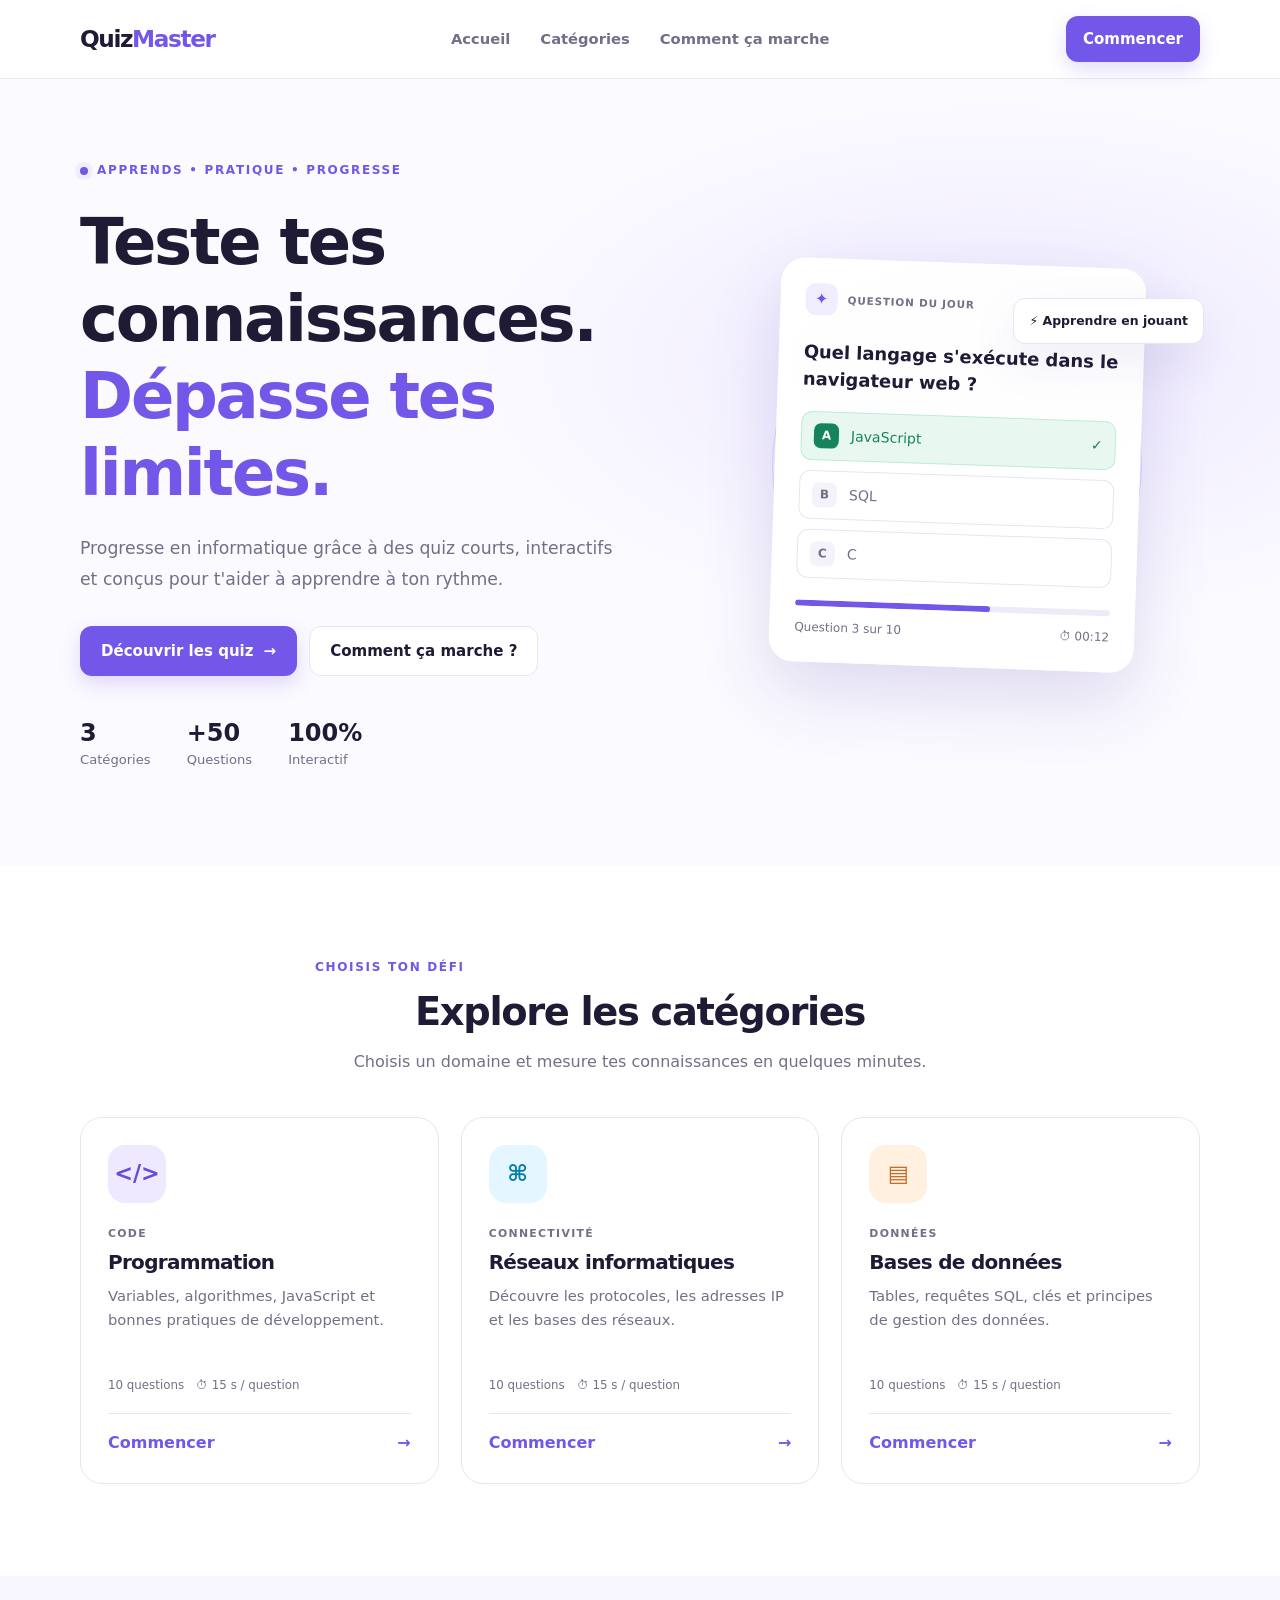
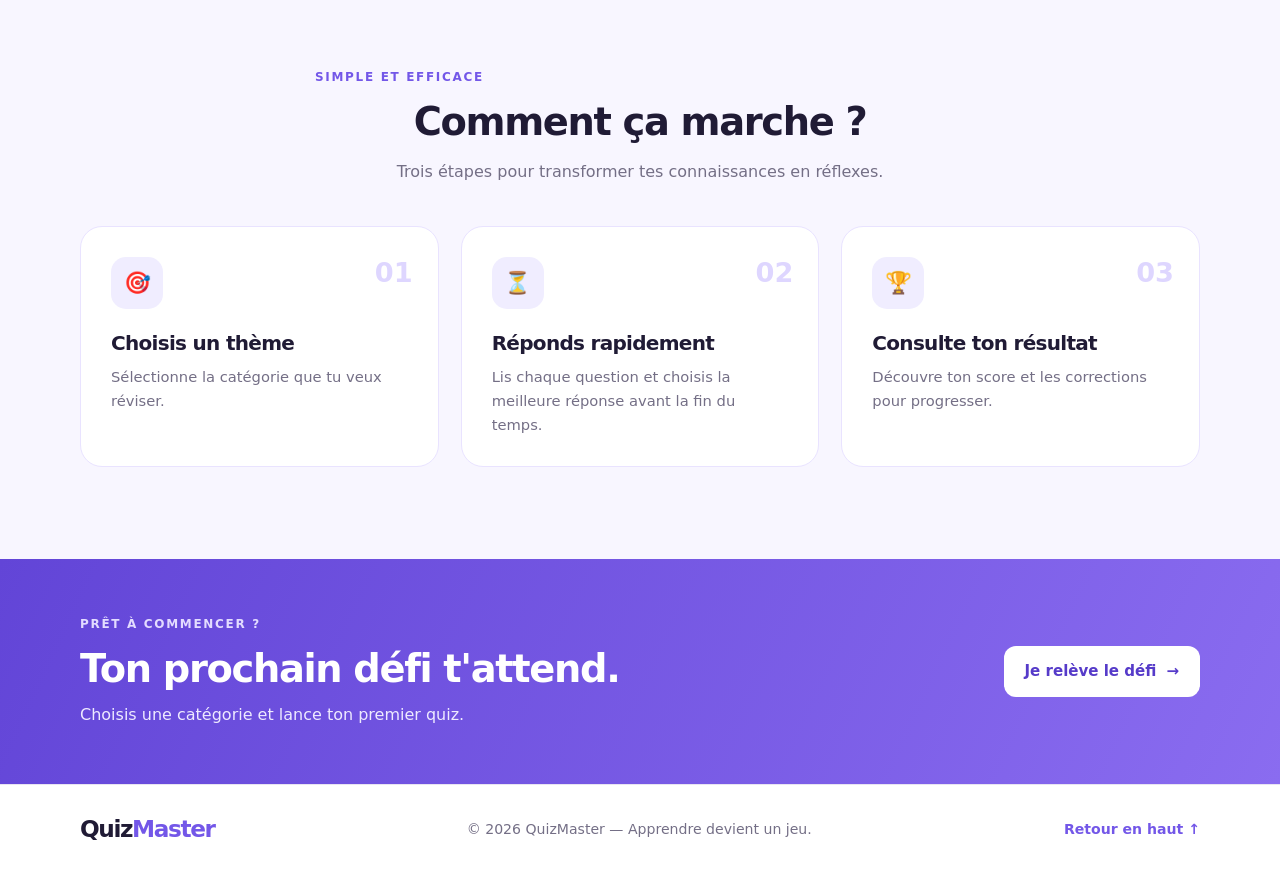
<file: index.html>
<!DOCTYPE html>
<html lang="fr">
<head>
  <meta charset="UTF-8">
  <meta name="viewport" content="width=device-width, initial-scale=1.0">
  <meta name="description" content="QuizMaster : teste tes connaissances en programmation, réseaux informatiques et bases de données.">
  <title>QuizMaster | Apprends en jouant</title>
  <link rel="stylesheet" href="css/base.css">
  <link rel="stylesheet" href="css/layout.css">
  <link rel="stylesheet" href="css/components.css">
  <link rel="stylesheet" href="css/home.css">
</head>
<body>
  <header class="site-header">
    <div class="container navbar">
      <a class="logo" href="index.html" aria-label="QuizMaster, accueil">Quiz<span class="logo-accent">Master</span></a>
      <nav class="main-nav" aria-label="Navigation principale">
        <a href="#accueil">Accueil</a>
        <a href="#categories">Catégories</a>
        <a href="#fonctionnement">Comment ça marche</a>
      </nav>
      <a class="button button-primary header-button" href="#categories">Commencer</a>
    </div>
  </header>
  <main>
    <section class="hero section" id="accueil">
      <div class="container hero-grid">
        <div class="hero-content">
          <p class="eyebrow"><span class="eyebrow-dot"></span> APPRENDS • PRATIQUE • PROGRESSE</p>
          <h1>Teste tes connaissances.<br><span class="text-gradient">Dépasse tes limites.</span></h1>
          <p class="hero-description">Progresse en informatique grâce à des quiz courts, interactifs et conçus pour t'aider à apprendre à ton rythme.</p>
          <div class="hero-actions">
            <a class="button button-primary" href="#categories">Découvrir les quiz <span aria-hidden="true">→</span></a>
            <a class="button button-secondary" href="#fonctionnement">Comment ça marche ?</a>
          </div>
          <div class="hero-stats" aria-label="Informations sur les quiz">
            <div><strong>3</strong><span>Catégories</span></div>
            <div><strong>+50</strong><span>Questions</span></div>
            <div><strong>100%</strong><span>Interactif</span></div>
          </div>
        </div>
        <div class="hero-visual" aria-label="Illustration d'un quiz informatique">
          <div class="orbit orbit-one"></div><div class="orbit orbit-two"></div>
          <div class="quiz-preview-card">
            <div class="preview-top"><span class="preview-icon">✦</span><span class="preview-label">QUESTION DU JOUR</span><span class="preview-dots">•••</span></div>
            <p class="preview-question">Quel langage s'exécute dans le navigateur web ?</p>
            <div class="preview-answer correct"><span>A</span> JavaScript <b>✓</b></div>
            <div class="preview-answer"><span>B</span> SQL</div>
            <div class="preview-answer"><span>C</span> C</div>
            <div class="preview-progress"><span></span></div>
            <div class="preview-footer"><span>Question 3 sur 10</span><span>⏱ 00:12</span></div>
          </div>
          <div class="floating-badge badge-top">⚡ Apprendre en jouant</div>
        </div>
      </div>
    </section>

    <section class="section categories-section" id="categories">
      <div class="container">
        <div class="section-heading">
          <p class="eyebrow">CHOISIS TON DÉFI</p>
          <h2>Explore les catégories</h2>
          <p>Choisis un domaine et mesure tes connaissances en quelques minutes.</p>
        </div>
        <div class="category-grid">
          <article class="category-card">
            <div class="category-icon icon-programming" aria-hidden="true">&lt;/&gt;</div>
            <span class="category-tag">CODE</span>
            <h3>Programmation</h3>
            <p>Variables, algorithmes, JavaScript et bonnes pratiques de développement.</p>
            <div class="category-meta"><span>10 questions</span><span>⏱ 15 s / question</span></div>
            <a href="pages/quiz.html?category=programming" class="category-link">Commencer <span aria-hidden="true">→</span></a>
          </article>
          <article class="category-card">
            <div class="category-icon icon-networks" aria-hidden="true">⌘</div>
            <span class="category-tag">CONNECTIVITÉ</span>
            <h3>Réseaux informatiques</h3>
            <p>Découvre les protocoles, les adresses IP et les bases des réseaux.</p>
            <div class="category-meta"><span>10 questions</span><span>⏱ 15 s / question</span></div>
            <a href="pages/quiz.html?category=networks" class="category-link">Commencer <span aria-hidden="true">→</span></a>
          </article>
          <article class="category-card">
            <div class="category-icon icon-databases" aria-hidden="true">▤</div>
            <span class="category-tag">DONNÉES</span>
            <h3>Bases de données</h3>
            <p>Tables, requêtes SQL, clés et principes de gestion des données.</p>
            <div class="category-meta"><span>10 questions</span><span>⏱ 15 s / question</span></div>
            <a href="pages/quiz.html?category=databases" class="category-link">Commencer <span aria-hidden="true">→</span></a>
          </article>
        </div>
      </div>
    </section>

    <section class="section how-section" id="fonctionnement">
      <div class="container">
        <div class="section-heading">
          <p class="eyebrow">SIMPLE ET EFFICACE</p>
          <h2>Comment ça marche ?</h2>
          <p>Trois étapes pour transformer tes connaissances en réflexes.</p>
        </div>
        <div class="steps-grid">
          <article class="step-card"><span class="step-number">01</span><div class="step-icon">🎯</div><h3>Choisis un thème</h3><p>Sélectionne la catégorie que tu veux réviser.</p></article>
          <article class="step-card"><span class="step-number">02</span><div class="step-icon">⏳</div><h3>Réponds rapidement</h3><p>Lis chaque question et choisis la meilleure réponse avant la fin du temps.</p></article>
          <article class="step-card"><span class="step-number">03</span><div class="step-icon">🏆</div><h3>Consulte ton résultat</h3><p>Découvre ton score et les corrections pour progresser.</p></article>
        </div>
      </div>
    </section>
    <section class="cta-section">
      <div class="container cta-inner"><div><p class="eyebrow">PRÊT À COMMENCER ?</p><h2>Ton prochain défi t'attend.</h2><p>Choisis une catégorie et lance ton premier quiz.</p></div><a class="button button-light" href="#categories">Je relève le défi <span aria-hidden="true">→</span></a></div>
    </section>
  </main>
  <footer class="site-footer">
    <div class="container footer-inner"><a class="logo" href="index.html">Quiz<span class="logo-accent">Master</span></a><p>© 2026 QuizMaster — Apprendre devient un jeu.</p><a href="#accueil">Retour en haut ↑</a></div>
  </footer>
</body>
</html>
</file>
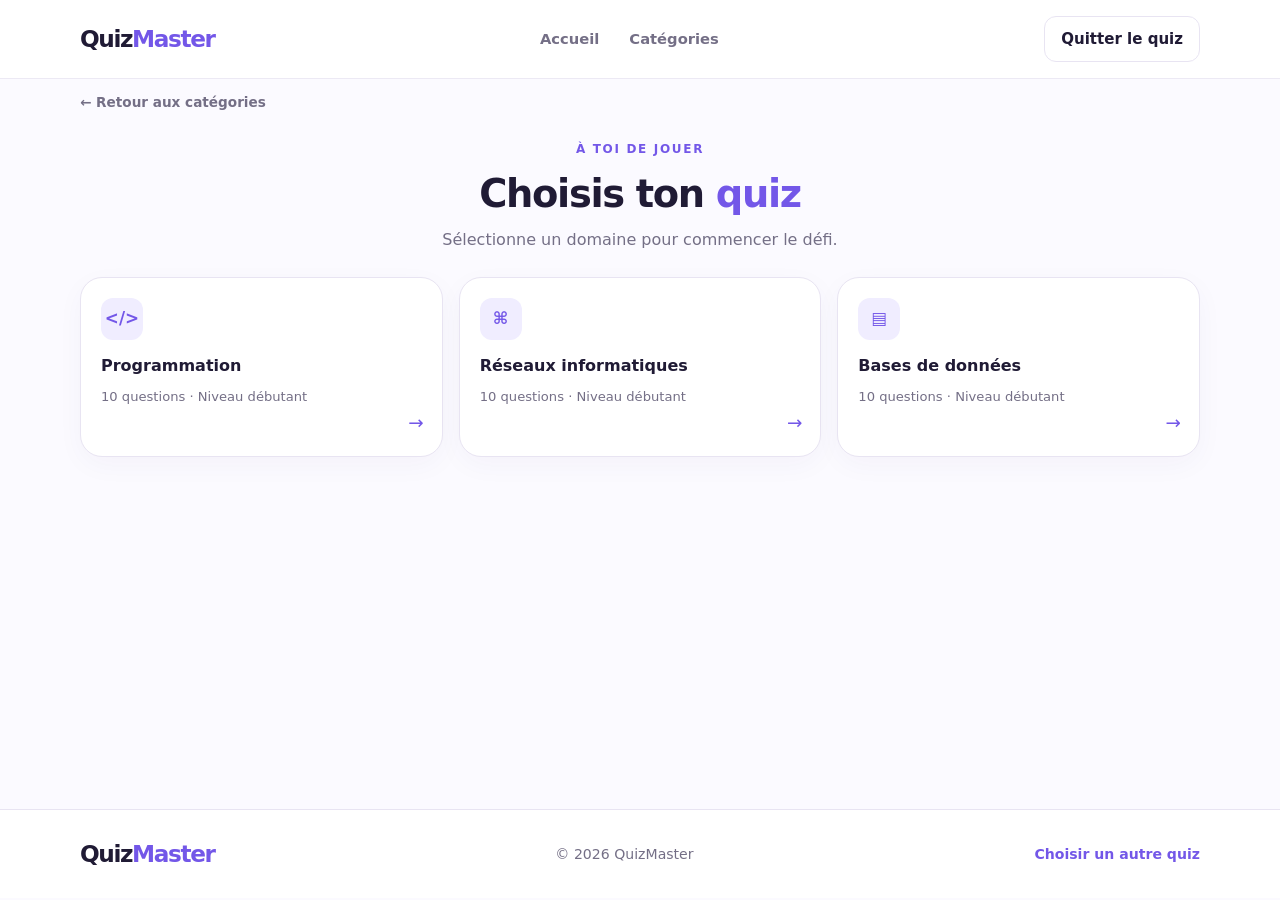
<file: pages/quiz.html>
<!DOCTYPE html>
<html lang="fr">
<head>
  <meta charset="UTF-8">
  <meta name="viewport" content="width=device-width, initial-scale=1.0">
  <meta name="description" content="Joue à un quiz informatique sur QuizMaster.">
  <title>Quiz interactif | QuizMaster</title>
  <link rel="stylesheet" href="../css/base.css">
  <link rel="stylesheet" href="../css/layout.css">
  <link rel="stylesheet" href="../css/components.css">
  <link rel="stylesheet" href="../css/quiz.css">
 <script src="../data/questions.js" defer></script>
<script type="module" src="../js/quiz.js"></script>
</head>
<body class="quiz-page">
  <header class="site-header">
    <div class="container navbar">
      <a class="logo" href="../index.html" aria-label="QuizMaster, accueil">Quiz<span class="logo-accent">Master</span></a>
      <nav class="main-nav" aria-label="Navigation principale"><a href="../index.html#accueil">Accueil</a><a href="../index.html#categories">Catégories</a></nav>
      <a class="button button-secondary header-button" href="../index.html#categories">Quitter le quiz</a>
    </div>
  </header>
  <main class="quiz-main container">
    <a class="back-link" href="../index.html#categories">← Retour aux catégories</a>
    <section class="quiz-screen category-screen" id="category-screen">
      <div class="quiz-intro">
        <p class="eyebrow">À TOI DE JOUER</p><h1>Choisis ton <span class="text-gradient">quiz</span></h1>
        <p>Sélectionne un domaine pour commencer le défi.</p>
      </div>
      <div class="quiz-category-grid">
        <button class="quiz-category-card" type="button" data-category="programming"><span class="quiz-category-icon">&lt;/&gt;</span><strong>Programmation</strong><span>10 questions · Niveau débutant</span><span class="category-card-arrow">→</span></button>
        <button class="quiz-category-card" type="button" data-category="networks"><span class="quiz-category-icon">⌘</span><strong>Réseaux informatiques</strong><span>10 questions · Niveau débutant</span><span class="category-card-arrow">→</span></button>
        <button class="quiz-category-card" type="button" data-category="databases"><span class="quiz-category-icon">▤</span><strong>Bases de données</strong><span>10 questions · Niveau débutant</span><span class="category-card-arrow">→</span></button>
      </div>
    </section>

    <section class="quiz-screen game-screen" id="game-screen" hidden>
      <div class="game-heading"><div><p class="eyebrow">QUIZ EN COURS</p><h1 id="quiz-title">Programmation</h1></div><div class="timer" id="timer" role="timer" aria-live="off"><span aria-hidden="true">◷</span> <span id="timer-value">15</span> s</div></div>
      <div class="progress-info"><span id="question-counter">Question 1 sur 10</span><span id="score-live">Score : 0</span></div>
      <div id="progress-track" class="question-progress" role="progressbar" aria-label="Progression du quiz" aria-valuemin="0" aria-valuemax="10" aria-valuenow="1" ></div>
      <article class="question-card">
        <p class="question-label">QUESTION</p><h2 id="question-text">La question apparaîtra ici.</h2>
        <div class="answers-list" id="answers-list" role="group" aria-label="Choisissez une réponse"></div>
        <p class="answer-status" id="answer-status" aria-live="polite"></p>
        <div class="question-footer"><span id="question-hint">Choisis une seule réponse.</span><button class="button button-primary" id="next-button" type="button" disabled>Question suivante <span aria-hidden="true">→</span></button></div>
      </article>
      <p class="quiz-note">Astuce : lis bien chaque proposition avant de répondre.</p>
    </section>

    <section class="quiz-screen result-screen" id="result-screen" hidden>
      <div class="result-hero"><div class="result-trophy" aria-hidden="true">🏆</div><p class="eyebrow">QUIZ TERMINÉ</p><h1 id="result-title">Bravo !</h1><p id="result-message">Voici ton résultat.</p>
        <div class="result-summary"><div><strong id="final-score">0/10</strong><span>Score</span></div><div><strong id="final-percent">0%</strong><span>Réussite</span></div><div><strong id="final-time">0 s</strong><span>Temps écoulé</span></div></div>
        <div class="result-actions"><button class="button button-primary" id="retry-button" type="button">Recommencer ↻</button><button class="button button-secondary" id="change-category-button" type="button">Autre catégorie</button></div>
      </div>
      <div class="corrections-section"><div class="section-heading compact-heading"><p class="eyebrow">POUR PROGRESSER</p><h2>Correction des réponses</h2><p>Retrouve la bonne réponse pour chaque question.</p></div><div class="corrections-list" id="corrections-list"></div></div>
    </section>
  </main>
  <footer class="site-footer">
    <div class="container footer-inner">
      <a class="logo" href="../index.html">Quiz<span class="logo-accent">Master</span></a>
      <p>© 2026 QuizMaster</p>
      <a href="../index.html#categories">Choisir un autre quiz</a>
    </div>
  </footer>
</body>
</html>
</file>
<file: css/base.css>
:root {
  --color-primary: #7357e8;
  --color-primary-dark: #563bc9;
  --color-primary-light: #f0edff;
  --color-text: #201b35;
  --color-muted: #746f86;
  --color-border: #e8e4f2;
  --color-surface: #ffffff;
  --color-background: #fbfaff;
  --color-success: #16845b;
  --color-success-bg: #e8f8f0;
  --color-danger: #c43e58;
  --color-danger-bg: #fff0f2;
  --shadow-card: 0 18px 50px rgba(54, 37, 113, .08);
  --radius-card: 22px;
  --radius-button: 12px;
}
* { box-sizing: border-box; }
html { scroll-behavior: smooth; scroll-padding-top: 90px; }
body { margin: 0; color: var(--color-text); background: var(--color-background); font-family: Inter, ui-sans-serif, system-ui, -apple-system, BlinkMacSystemFont, "Segoe UI", sans-serif; line-height: 1.6; }
a { color: inherit; text-decoration: none; }
button, input { font: inherit; }
button { cursor: pointer; }
button:focus-visible, a:focus-visible { outline: 3px solid #b7a8ff; outline-offset: 3px; }
img, svg { max-width: 100%; }
h1, h2, h3, p { margin-top: 0; }
h1, h2, h3 { line-height: 1.2; letter-spacing: -.035em; }
h1 { font-size: clamp(2.35rem, 5vw, 4.2rem); }
h2 { font-size: clamp(1.8rem, 3vw, 2.6rem); }
h3 { font-size: 1.25rem; }
p { color: var(--color-muted); }
[hidden] { display: none !important; }
::selection { color: #fff; background: var(--color-primary); }
@media (prefers-reduced-motion: reduce) {
  *, *::before, *::after { scroll-behavior: auto !important; animation-duration: .01ms !important; animation-iteration-count: 1 !important; transition-duration: .01ms !important; }
}
</file>
<file: css/layout.css>
.container { width: min(1120px, calc(100% - 40px)); margin-inline: auto; }
.section { padding: 92px 0; }
.site-header { position: sticky; top: 0; z-index: 20; background: rgba(255,255,255,.92); border-bottom: 1px solid rgba(232,228,242,.8); backdrop-filter: blur(14px); }
.navbar { min-height: 78px; display: flex; align-items: center; justify-content: space-between; gap: 28px; }
.logo { flex-shrink: 0; color: var(--color-text); font-size: 1.45rem; font-weight: 850; letter-spacing: -.06em; }
.logo-accent { color: var(--color-primary); }
.main-nav { display: flex; align-items: center; gap: 30px; }
.main-nav a { color: var(--color-muted); font-size: .92rem; font-weight: 600; transition: color .2s; }
.main-nav a:hover { color: var(--color-primary); }
.header-button { padding: 10px 16px !important; }
.section-heading { max-width: 650px; margin: 0 auto 42px; text-align: center; }
.section-heading > p:last-child { margin-bottom: 0; }
.section-heading h2 { margin-bottom: 14px; }
.site-footer { border-top: 1px solid var(--color-border); background: #fff; }
.footer-inner { min-height: 88px; display: flex; align-items: center; justify-content: space-between; gap: 20px; }
.footer-inner p, .footer-inner > a:last-child { margin: 0; font-size: .88rem; }
.footer-inner > a:last-child { color: var(--color-primary); font-weight: 650; }
@media (max-width: 760px) {
  .container { width: min(100% - 30px, 600px); }
  .section { padding: 66px 0; }
  .navbar { min-height: 70px; gap: 12px; flex-wrap: wrap; padding-block: 12px; }
  .main-nav { order: 3; width: 100%; justify-content: center; gap: 20px; padding-bottom: 4px; }
  .main-nav a { font-size: .82rem; }
  .header-button { margin-left: auto; }
  .footer-inner { padding-block: 22px; flex-wrap: wrap; justify-content: center; text-align: center; }
  .footer-inner .logo { width: 100%; }
}
@media (max-width: 420px){ 
.main-nav { gap: 12px; } 
.main-nav a { font-size: .76rem; } 
}
</file>
<file: css/components.css>
.button { display: inline-flex; align-items: center; justify-content: center; gap: 10px; min-height: 46px; padding: 12px 20px; border: 1px solid transparent; border-radius: var(--radius-button); font-weight: 700; font-size: .94rem; transition: transform .2s, background .2s, box-shadow .2s; }
.button:hover { transform: translateY(-2px); }
.button-primary { color: #fff; background: var(--color-primary); box-shadow: 0 8px 20px rgba(115,87,232,.2); }
.button-primary:hover { background: var(--color-primary-dark); box-shadow: 0 11px 24px rgba(115,87,232,.25); }
.button-secondary { color: var(--color-text); background: #fff; border-color: var(--color-border); }
.button-secondary:hover { background: var(--color-primary-light); border-color: #d7ceff; }
.button-light { color: var(--color-primary-dark); background: #fff; }
.button-light:hover { background: #f4f1ff; }
.eyebrow { display: flex; align-items: center; gap: 9px; color: var(--color-primary); font-size: .75rem; font-weight: 800; letter-spacing: .14em; }
.eyebrow-dot { width: 8px; height: 8px; border-radius: 50%; background: var(--color-primary); box-shadow: 0 0 0 5px var(--color-primary-light); }
.text-gradient { color: var(--color-primary); }
</file>
<file: css/home.css>
.hero { position: relative; overflow: hidden; padding-top: 82px; padding-bottom: 96px; background: radial-gradient(ellipse at 78% 36%, #eee9ff 0, transparent 38%), var(--color-background); }
.hero-grid { display: grid; grid-template-columns: 1.08fr .92fr; align-items: center; gap: 64px; }
.hero-content .eyebrow { margin-bottom: 24px; }
.hero-content h1 { margin-bottom: 22px; }
.hero-description { max-width: 540px; font-size: 1.08rem; line-height: 1.8; }
.hero-actions { display: flex; flex-wrap: wrap; gap: 12px; margin-top: 30px; }
.hero-stats { display: flex; gap: 36px; margin-top: 42px; }
.hero-stats div { display: flex; flex-direction: column; }
.hero-stats strong { font-size: 1.5rem; line-height: 1.3; }
.hero-stats span { color: var(--color-muted); font-size: .82rem; }
.hero-visual { position: relative; display: grid; min-height: 390px; place-items: center; }
.orbit { position: absolute; border: 1px solid #ded5ff; border-radius: 50%; }
.orbit-one { width: 370px; height: 370px; }
.orbit-two { width: 290px; height: 290px; border-style: dashed; }
.quiz-preview-card { position: relative; z-index: 1; width: min(100%, 365px); padding: 24px; border: 1px solid rgba(255,255,255,.9); border-radius: 24px; background: rgba(255,255,255,.94); box-shadow: 0 28px 70px rgba(73,49,159,.16); transform: rotate(2deg); }
.preview-top { display: flex; align-items: center; gap: 10px; margin-bottom: 24px; }
.preview-icon { display: grid; width: 32px; height: 32px; place-items: center; color: var(--color-primary); border-radius: 10px; background: var(--color-primary-light); }
.preview-label { color: var(--color-muted); font-size: .65rem; font-weight: 800; letter-spacing: .08em; }
.preview-dots { margin-left: auto; color: #c1b9d7; }
.preview-question { color: var(--color-text); font-size: 1.12rem; font-weight: 750; line-height: 1.5; }
.preview-answer { display: flex; align-items: center; gap: 12px; margin-top: 10px; padding: 11px 12px; color: var(--color-muted); border: 1px solid var(--color-border); border-radius: 11px; font-size: .88rem; }
.preview-answer > span { display: grid; width: 25px; height: 25px; place-items: center; border-radius: 7px; background: #f4f2fa; font-size: .75rem; font-weight: 800; }
.preview-answer.correct { color: var(--color-success); border-color: #bdebd6; background: var(--color-success-bg); }
.preview-answer.correct > span { color: #fff; background: var(--color-success); }
.preview-answer b { margin-left: auto; }
.preview-progress { height: 6px; margin-top: 22px; overflow: hidden; border-radius: 9px; background: #eeeaf8; }
.preview-progress span { display: block; width: 62%; height: 100%; border-radius: inherit; background: var(--color-primary); }
.preview-footer { display: flex; justify-content: space-between; margin-top: 12px; color: var(--color-muted); font-size: .75rem; }
.floating-badge { position: absolute; z-index: 2; padding: 12px 15px; border: 1px solid var(--color-border); border-radius: 12px; background: #fff; box-shadow: var(--shadow-card); color: var(--color-text); font-size: .78rem; font-weight: 700; }
.badge-top { top: 35px; right: -4px; }
.categories-section { background: #fff; }
.category-grid { display: grid; grid-template-columns: repeat(3, 1fr); gap: 22px; }
.category-card { position: relative; display: flex; flex-direction: column; align-items: flex-start; min-height: 350px; padding: 27px; border: 1px solid var(--color-border); border-radius: var(--radius-card); background: #fff; transition: transform .25s, box-shadow .25s, border-color .25s; }
.category-card:hover { transform: translateY(-6px); border-color: #d2c7ff; box-shadow: var(--shadow-card); }
.category-icon { display: grid; width: 58px; height: 58px; place-items: center; margin-bottom: 22px; border-radius: 17px; font-size: 1.4rem; font-weight: 800; }
.icon-programming { color: #6848dd; background: #eee9ff; }
.icon-networks { color: #087eaa; background: #e4f6ff; }
.icon-databases { color: #c06a23; background: #fff0df; }
.category-tag { color: var(--color-muted); font-size: .68rem; font-weight: 800; letter-spacing: .12em; }
.category-card h3 { margin: 8px 0 10px; }
.category-card p { min-height: 72px; margin-bottom: 20px; font-size: .92rem; }
.category-meta { display: flex; flex-wrap: wrap; gap: 12px; margin-top: auto; padding-bottom: 18px; color: var(--color-muted); font-size: .74rem; }
.category-link { display: flex; align-items: center; justify-content: space-between; width: 100%; padding-top: 16px; color: var(--color-primary); border-top: 1px solid var(--color-border); font-weight: 750; }
.category-link span { transition: transform .2s; }
.category-link:hover span { transform: translateX(5px); }
.how-section { background: #f8f6ff; }
.steps-grid { display: grid; grid-template-columns: repeat(3, 1fr); gap: 22px; }
.step-card { position: relative; padding: 30px; border: 1px solid #e9e3ff; border-radius: var(--radius-card); background: #fff; }
.step-number { position: absolute; top: 24px; right: 25px; color: #ded6ff; font-size: 1.7rem; font-weight: 850; }
.step-icon { display: grid; width: 52px; height: 52px; place-items: center; margin-bottom: 22px; border-radius: 15px; background: var(--color-primary-light); font-size: 1.35rem; }
.step-card h3 { margin-bottom: 10px; }
.step-card p { margin-bottom: 0; font-size: .92rem; }
.cta-section { padding: 56px 0; color: #fff; background: linear-gradient(115deg, #6245d7, #8a6cf0); }
.cta-inner { display: flex; align-items: center; justify-content: space-between; gap: 30px; }
.cta-inner .eyebrow { color: #e3dcff; }
.cta-inner h2 { margin-bottom: 10px; }
.cta-inner p:not(.eyebrow) { margin-bottom: 0; color: #eeeaff; }
@media (max-width: 900px) {
  .hero-grid { grid-template-columns: 1fr; gap: 35px; }
  .hero-content { text-align: center; }
  .hero-content .eyebrow, .hero-actions { justify-content: center; }
  .hero-description { margin-inline: auto; }
  .hero-visual { min-height: 380px; }
  .category-grid, .steps-grid { grid-template-columns: 1fr 1fr; }
  .category-card:last-child, .step-card:last-child { grid-column: 1 / -1; }
}
@media (max-width: 600px) {
  .hero { padding-top: 58px; }
  .hero-stats { justify-content: center; gap: 24px; }
  .hero-visual { min-height: 330px; }
  .orbit-one { width: 310px; height: 310px; }
  .orbit-two { width: 240px; height: 240px; }
  .floating-badge { font-size: .68rem; }
  .badge-top { right: 0; top: 10px; }
  .category-grid, .steps-grid { grid-template-columns: 1fr; }
  .category-card:last-child, .step-card:last-child { grid-column: auto; }
  .category-card { min-height: 0; }
  .category-card p { min-height: 0; }
  .cta-inner { align-items: flex-start; flex-direction: column; }
}
</file>
<file: css/quiz.css>
/* ==================================================
   1. STRUCTURE GENERALE ET NAVIGATION
   ================================================== */

.quiz-main { min-height: calc(100vh - 170px); padding-top: 10px; padding-bottom: 10px; }
.back-link { display: inline-block; margin-bottom: 10px; color: var(--color-muted); font-size: .85rem; font-weight: 650; }
.back-link:hover { color: var(--color-primary); }

/* ==================================================
   2. INTRODUCTION ET CHOIX DES CATEGORIES
   ================================================== */

/* Centre le titre et la description de la page */
.quiz-intro { margin: 16px 0 24px; text-align: center; }
.quiz-intro .eyebrow { justify-content: center; }
.quiz-intro h1 { margin-bottom: 10px; font-size: clamp(1.8rem, 3vw, 2.6rem); }

/* Organise les cartes des categories en trois colonnes */
.quiz-category-grid { display: grid; grid-template-columns: repeat(3, 1fr); gap: 16px; }

/* Definit l'apparence generale des cartes */
.quiz-category-card { position: relative; display: flex; flex-direction: column; align-items: flex-start; gap: 8px; min-height: 180px; padding: 20px; text-align: left; color: var(--color-text); border: 1px solid var(--color-border); border-radius: var(--radius-card); background: #fff; box-shadow: 0 8px 28px rgba(54,37,113,.035); transition: transform .2s, border-color .2s, box-shadow .2s; }

/* Ajoute un effet visuel lorsque la souris survole une carte */
.quiz-category-card:hover { transform: translateY(-3px); border-color: #cfc2ff; box-shadow: var(--shadow-card); }

/* Style de l'icone de chaque categorie */
.quiz-category-icon { display: grid; width: 42px; height: 42px; place-items: center; margin-bottom: 5px; border-radius: 12px; color: var(--color-primary); background: var(--color-primary-light); font-weight: 800; font-size: 1.05rem; }

/* Style du titre et de la description des cartes */
.quiz-category-card strong { font-size: 1rem; }
.quiz-category-card > span:nth-last-child(2) { color: var(--color-muted); font-size: .82rem; }

/* Positionne la fleche en bas a droite de chaque carte */
.category-card-arrow { position: absolute; right: 18px; bottom: 18px; color: var(--color-primary); font-size: 1.15rem; }

/* ==================================================
   3. INTERFACE DU QUIZ EN COURS
   ================================================== */

/* Centre la zone du quiz et limite sa largeur */
.game-screen { max-width: 820px; margin: 0 auto; }

/* Organise le titre du quiz et le chronometre */
.game-heading { display: flex; align-items: center; justify-content: space-between; gap: 12px; margin: 8px 0 12px; }
.game-heading .eyebrow { margin-bottom: 4px; }
.game-heading h1 { margin: 4px 0; font-size: clamp(1.25rem, 2.5vw, 1.7rem); }

/* ==================================================
   4. CHRONOMETRE
   ================================================== */

/* Affiche le chronometre avec un fond colore */
.timer { display: inline-flex; align-items: center; gap: 6px; flex-shrink: 0; padding: 5px 10px; color: var(--color-primary-dark); border: 1px solid #dcd3ff; border-radius: 10px; background: var(--color-primary-light); font-size: .9rem; font-weight: 800; }

/* Change la couleur du chronometre lorsque le temps devient faible */
.timer.is-warning { color: #a85a00; border-color: #ffdc9b; background: #fff5dc; }

/* Indique visuellement que le temps est ecoule */
.timer.is-expired { color: var(--color-danger); border-color: #ffcbd3; background: var(--color-danger-bg); }

/* ==================================================
   5. INFORMATIONS ET BARRE DE PROGRESSION
   ================================================== */

/* Affiche le numero de la question et le score actuel */
.progress-info { display: flex; justify-content: space-between; gap: 12px; margin-bottom: 6px; color: var(--color-muted); font-size: .8rem; font-weight: 650; }

/* Barre de progression classique */
.progress-track { height: 6px; margin-bottom: 12px; overflow: hidden; border-radius: 99px; background: #eae6f5; }
.progress-track span { display: block; width: 10%; height: 100%; border-radius: inherit; background: var(--color-primary); transition: width .3s ease; }

/* Barre composee de dix cases representant les questions */
.question-progress { display: grid; grid-template-columns: repeat(10, minmax(0, 1fr)); gap: 8px; width: 100%; margin: 20px 0; }

/* Apparence generale de chaque case de progression */
.progress-box { height: 12px; border-radius: 4px; background-color: #e5e7eb; transition: background-color 0.25s ease; }

/* Couleurs selon l'etat de chaque question */
.progress-box.is-current { background-color: #7357e8; }
.progress-box.is-correct { background-color: #16a34a; }
.progress-box.is-wrong { background-color: #dc2626; }

/* ==================================================
   6. CARTE DE LA QUESTION
   ================================================== */

/* Definit l'apparence du bloc contenant la question */
.question-card { padding: clamp(14px, 2.5vw, 22px); border: 1px solid var(--color-border); border-radius: var(--radius-card); background: #fff; box-shadow: var(--shadow-card); transition: transform 300ms ease, opacity 300ms ease; }

/* Style de l'etiquette QUESTION */
.question-label { margin-bottom: 6px; color: var(--color-primary); font-size: .7rem; font-weight: 850; letter-spacing: .13em; }

/* Style du texte de la question */
.question-card h2 { margin-bottom: 14px; font-size: clamp(1.05rem, 2.5vw, 1.4rem); line-height: 1.35; letter-spacing: -.02em; }

/* ==================================================
   7. AFFICHAGE ET SELECTION DES REPONSES
   ================================================== */

/* Organise les reponses en deux colonnes */
.answers-list { display: grid; grid-template-columns: repeat(2, minmax(0, 1fr)); gap: 8px; }

/* Style general des boutons de reponse */
.answer-option { display: flex; align-items: center; gap: 10px; width: 100%; min-width: 0; padding: 9px 12px; text-align: left; color: var(--color-text); border: 1px solid var(--color-border); border-radius: 10px; background: #fff; font-size: .88rem; line-height: 1.35; overflow-wrap: anywhere; transition: background .18s, border-color .18s, transform .18s; }

/* Ajoute un effet au survol des reponses non selectionnees */
.answer-option:hover:not(:disabled) { transform: translateX(2px); border-color: #cfc2ff; background: #fbfaff; }

/* Affiche la lettre associee a chaque proposition */
.answer-letter { display: grid; width: 30px; height: 30px; flex-shrink: 0; place-items: center; border-radius: 8px; color: var(--color-muted); background: #f2f0f8; font-size: .8rem; font-weight: 800; }

/* Met en evidence la reponse selectionnee */
.answer-option.is-selected { color: var(--color-primary-dark); border: 2px solid var(--color-primary); background: var(--color-primary-light); box-shadow: 0 0 0 2px rgba(115, 87, 232, 0.12); }
.answer-option.is-selected .answer-letter { color: #fff; background: var(--color-primary); }

/* Empeche de cliquer sur une reponse deja desactivee */
.answer-option:disabled { cursor: not-allowed; opacity: 0.9; }

/* ==================================================
   8. MESSAGES ET COMMANDES DU QUIZ
   ================================================== */

/* Reserve un espace pour le message de validation */
.answer-status { min-height: 18px; margin: 8px 0 0; font-size: .82rem; }

/* Organise le texte d'aide et le bouton de passage a la question suivante */
.question-footer { display: flex; align-items: center; justify-content: space-between; gap: 12px; margin-top: 12px; padding-top: 12px; border-top: 1px solid var(--color-border); }
.question-footer > span { color: var(--color-muted); font-size: .78rem; }

/* Desactive visuellement les boutons indisponibles */
.button:disabled { cursor: not-allowed; opacity: .45; transform: none; box-shadow: none; }

/* Affiche une astuce sous la carte du quiz */
.quiz-note { margin-top: 10px; text-align: center; font-size: .78rem; }

/* ==================================================
   9. ECRAN DES RESULTATS
   ================================================== */

/* Centre et limite la largeur de l'ecran des resultats */
.result-screen { max-width: 900px; margin: 0 auto; }

/* Bloc principal contenant le resultat final */
.result-hero { padding: 24px 18px; text-align: center; border: 1px solid var(--color-border); border-radius: var(--radius-card); background: #fff; box-shadow: var(--shadow-card); }

/* Affiche l'icone du resultat */
.result-trophy { display: grid; width: 60px; height: 60px; place-items: center; margin: 0 auto 12px; border-radius: 20px; background: var(--color-primary-light); font-size: 1.8rem; }

/* Centre le titre et ajuste sa taille */
.result-hero .eyebrow { justify-content: center; }
.result-hero h1 { margin-bottom: 8px; font-size: clamp(1.7rem, 3vw, 2.5rem); }

/* Organise les informations du score, du pourcentage et du temps */
.result-summary { display: grid; grid-template-columns: repeat(3, 1fr); max-width: 600px; margin: 20px auto; padding: 14px 0; border: 1px solid var(--color-border); border-radius: 14px; background: #fcfbff; }
.result-summary div { display: flex; flex-direction: column; gap: 4px; }
.result-summary div + div { border-left: 1px solid var(--color-border); }
.result-summary strong { color: var(--color-primary-dark); font-size: 1.35rem; }
.result-summary span { color: var(--color-muted); font-size: .8rem; }

/* Organise les boutons d'action apres le quiz */
.result-actions { display: flex; justify-content: center; flex-wrap: wrap; gap: 10px; }

/* ==================================================
   10. AFFICHAGE DES CORRECTIONS
   ================================================== */

/* Definissent l'espacement des titres de la section */
.corrections-section { margin-top: 32px; }
.compact-heading { margin-bottom: 18px; }
.compact-heading h2 { font-size: 1.6rem; }

/* Organise les cartes de correction verticalement */
.corrections-list { display: grid; gap: 10px; }

/* Apparence generale d'une carte de correction */
.correction-card { padding: 15px; border: 1px solid var(--color-border); border-radius: 12px; background: #fff; }

/* Indique si la reponse est correcte ou incorrecte */
.correction-card.is-correct { border-left: 4px solid var(--color-success); }
.correction-card.is-wrong { border-left: 4px solid var(--color-danger); }

/* Organise les informations en haut de chaque correction */
.correction-top { display: flex; justify-content: space-between; gap: 12px; margin-bottom: 8px; }
.correction-top strong { font-size: .85rem; }
.correction-mark { font-size: .78rem; font-weight: 800; }

/* Couleurs des indicateurs de correction */
.is-correct .correction-mark { color: var(--color-success); }
.is-wrong .correction-mark { color: var(--color-danger); }

/* Style des questions et des paragraphes de correction */
.correction-card h3 { margin-bottom: 8px; font-size: .98rem; letter-spacing: 0; }
.correction-card p { margin: 5px 0 0; font-size: .85rem; }
.correction-card .correct-answer { color: var(--color-success); font-weight: 700; }
.correction-card .user-answer { color: var(--color-danger); }

/* ==================================================
   11. MISE EN EVIDENCE DU MEILLEUR SCORE
   ================================================== */

/* Bloc affichant le meilleur score de la categorie */
.best-score-highlight { display: flex; align-items: center; gap: 16px; max-width: 440px; margin: 20px auto 0; padding: 18px 22px; text-align: left; border: 1px solid #ded5ff; border-radius: 18px; background: linear-gradient(135deg, #f8f6ff, #eee9ff); box-shadow: 0 8px 24px rgba(115, 87, 232, 0.08); }

/* Style de l'icone du meilleur score */
.best-score-icon { display: grid; flex-shrink: 0; width: 52px; height: 52px; place-items: center; border-radius: 15px; background: #fff; font-size: 1.7rem; box-shadow: 0 3px 10px rgba(70, 50, 130, 0.08); }

/* Organisation et style du contenu du meilleur score */
.best-score-content { display: flex; flex-direction: column; gap: 5px; }
.best-score-label { color: #7357e8; font-size: 0.7rem; font-weight: 800; letter-spacing: 0.1em; }
.best-score-content strong { color: #382477; font-size: 1.5rem; line-height: 1.2; }
.best-score-content strong span { color: #756b91; font-size: 0.85rem; font-weight: 600; }
.best-score-percent { color: #756b91; font-size: 0.82rem; }

/* ==================================================
   12. ANIMATION ENTRE LES QUESTIONS
   ================================================== */

/* Anime la disparition et l'apparition des questions */
.question-card.slide-out { transform: translateX(-40px); opacity: 0; pointer-events: none; }
.question-card.slide-in { transform: translateX(40px); opacity: 0; }

/* ==================================================
   13. ADAPTATION AUX PETITS ECRANS
   ================================================== */

/* Adaptations pour les ecrans de largeur maximale de 760px */
@media (max-width: 760px) {
  .quiz-category-grid { grid-template-columns: 1fr; }
  .quiz-category-card { min-height: 150px; }
  .game-heading { align-items: center; }
}

/* Adaptations pour les ecrans de largeur maximale de 520px */
@media (max-width: 520px) {
  .quiz-main { padding-top: 10px; }
  .game-heading { flex-direction: row; gap: 8px; }
  .game-heading h1 { font-size: 1.15rem; }
  .timer { padding: 5px 8px; font-size: .82rem; }
  .answers-list { grid-template-columns: 1fr; }
  .question-footer { align-items: stretch; flex-direction: column; gap: 8px; }
  .question-footer .button { width: 100%; }
  .result-summary { gap: 8px; }
  .result-summary strong { font-size: 1.1rem; }
  .result-summary span { font-size: .73rem; }
  .correction-top { flex-direction: column; gap: 4px; }
}

/* Adaptations supplementaires pour les tres petits ecrans */
@media (max-width: 480px) {
  .best-score-highlight { gap: 12px; padding: 15px; }
  .best-score-icon { width: 44px; height: 44px; font-size: 1.4rem; }
  .best-score-content strong { font-size: 1.3rem; }
  .question-progress { gap: 4px; }
  .progress-box { height: 9px; }
}

/* ==================================================
   14. ACCESSIBILITE : REDUCTION DES ANIMATIONS
   ================================================== */

/* Desactive les transitions si l'utilisateur prefere limiter les animations */
@media (prefers-reduced-motion: reduce) {
  .question-card { transition: none; }
}
</file>
